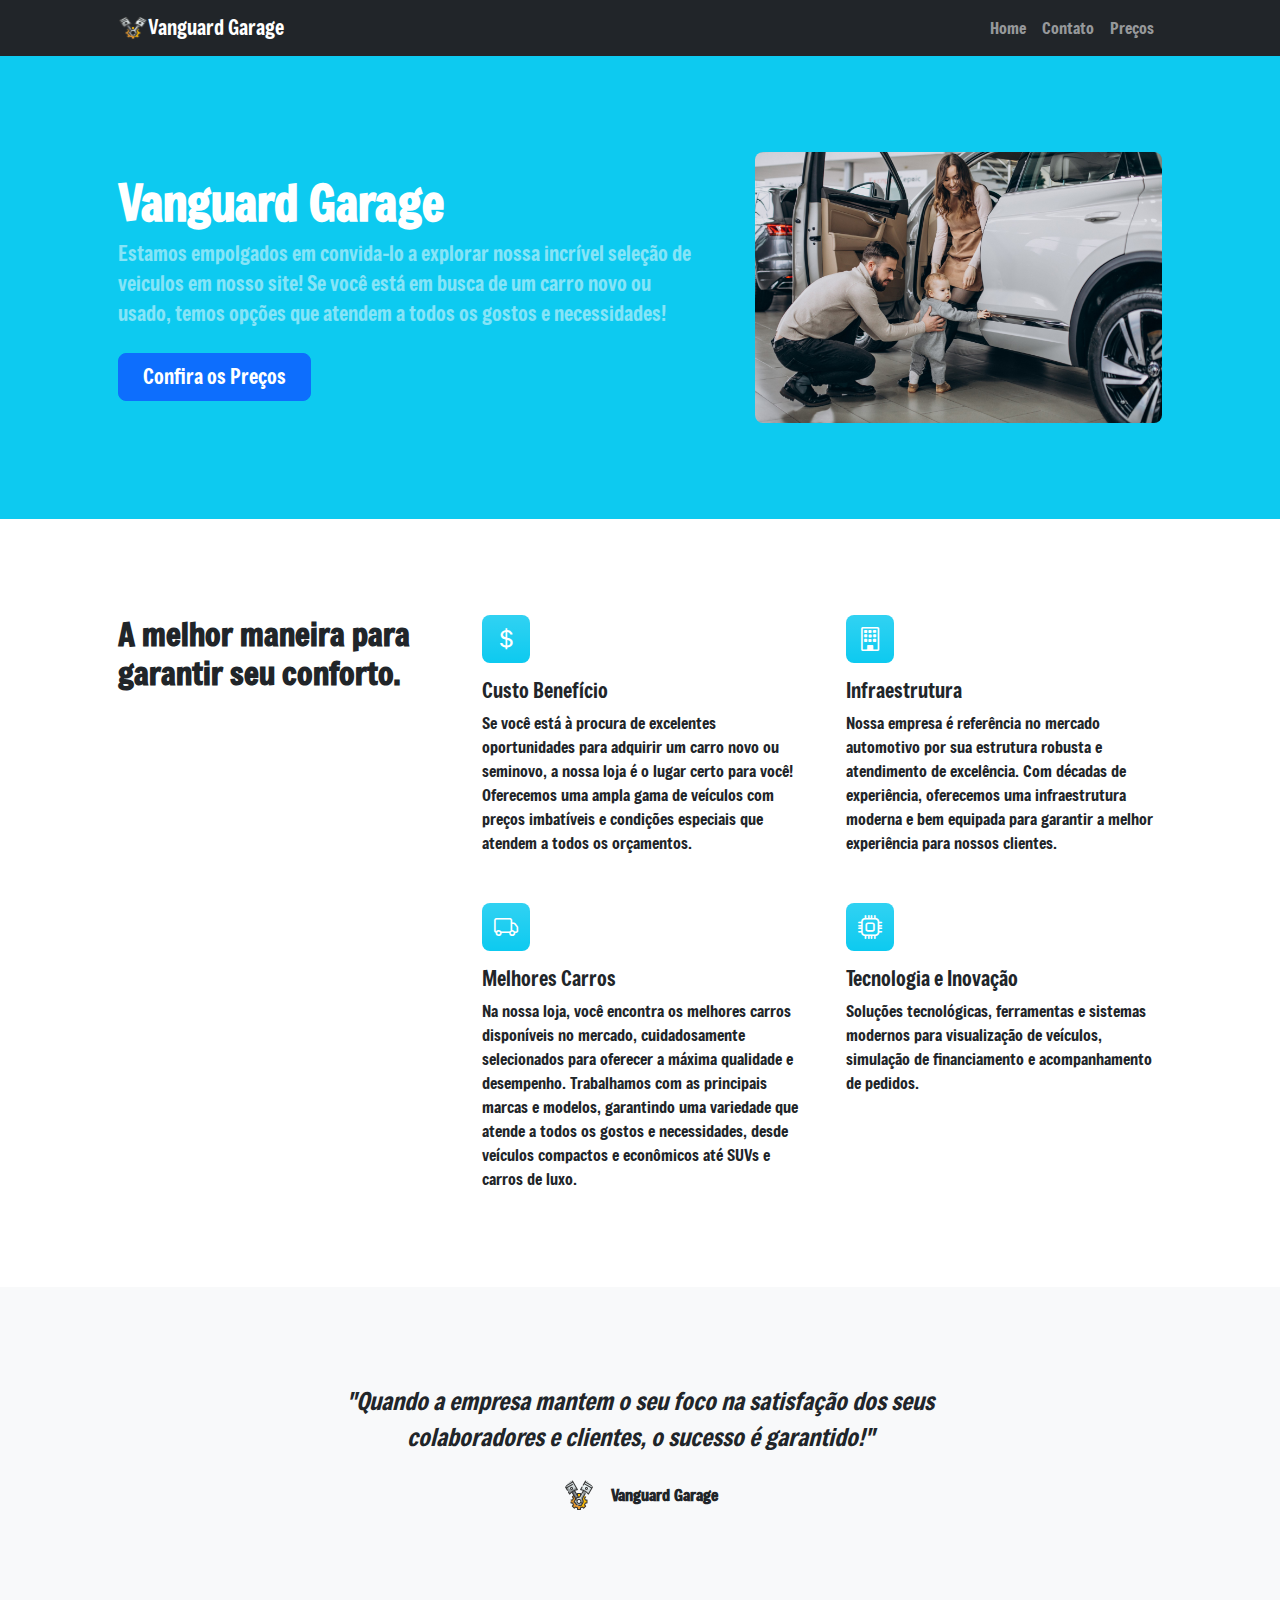
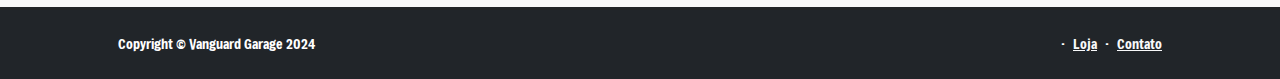
<file: index.html>
<!DOCTYPE html>
<html lang="pt-br">

<head>
    <meta charset="utf-8" />
    <meta name="viewport" content="width=device-width, initial-scale=1, shrink-to-fit=no" />
    <meta name="description" content="" />
    <meta name="author" content="" />
    <title>Vanguard Garage</title>
    <!-- Favicon-->
    <link rel="icon" type="image/x-icon" href="img/pistao.png" />
    <!-- Bootstrap icons-->
    <link href="https://cdn.jsdelivr.net/npm/bootstrap-icons@1.5.0/font/bootstrap-icons.css" rel="stylesheet" />
    <!-- Core theme CSS (includes Bootstrap)-->
    <link href="css/styles.css" rel="stylesheet" />
    <!-- Fonte -->
    <link rel="preconnect" href="https://fonts.googleapis.com">
    <link rel="preconnect" href="https://fonts.gstatic.com" crossorigin>
    <link href="https://fonts.googleapis.com/css2?family=Freeman&display=swap" rel="stylesheet">
</head>

<body class="d-flex flex-column h-100">
    <main class="flex-shrink-0">
        <!-- Navigation-->
        <nav class="navbar navbar-expand-lg navbar-dark bg-dark">
            <div class="container px-5"> 
                <img src="img/pistao.png" alt="Logo" width="30" height="24" class="d-inline-block align-text-top">
                <a class="navbar-brand" href="index.html"> Vanguard Garage</a>
                <button class="navbar-toggler" type="button" data-bs-toggle="collapse"
                    data-bs-target="#navbarSupportedContent" aria-controls="navbarSupportedContent"
                    aria-expanded="false" aria-label="Toggle navigation"><span
                        class="navbar-toggler-icon"></span></button>
                <div class="collapse navbar-collapse" id="navbarSupportedContent">
                    <ul class="navbar-nav ms-auto mb-2 mb-lg-0">
                        <li class="nav-item"><a class="nav-link" href="index.html">Home</a></li>
                        <li class="nav-item"><a class="nav-link" href="contact.html">Contato</a></li>
                        <li class="nav-item"><a class="nav-link" href="pricing.html">Preços</a></li>
                        

                        <li class="nav-item dropdown">
                        </li>
                        <li class="nav-item dropdown">
                        
                       
                    </ul>
                </div>
            </div>
        </nav>
        <!-- Header-->
        <header class="bg-info py-5">
            <div class="container px-5">
                <div class="row gx-5 align-items-center justify-content-center">
                    <div class="col-lg-8 col-xl-7 col-xxl-6">
                        <div class="my-5 text-center text-xl-start">
                            <h1 class="display-5 fw-bolder text-white mb-2">Vanguard Garage </h1>
                            <p class="lead fw-normal text-white-50 mb-4">Estamos empolgados em convida-lo a explorar nossa incrível seleção de veiculos em nosso site! Se você está em busca de um carro novo ou usado, temos opções que atendem a todos os gostos e necessidades!</p>
                            <div class="d-grid gap-3 d-sm-flex justify-content-sm-center justify-content-xl-start">
                                <a class="btn btn-primary btn-lg px-4 me-sm-3" href="pricing.html">Confira os Preços</a>
                            </div>
                        </div>
                    </div>
                    <div class="col-xl-5 col-xxl-6 d-none d-xl-block text-center"><img class="img-fluid rounded-3 my-5"
                            src="img/familia.jpg" alt="..." /></div>
                </div>
            </div>
        </header>
        <!-- Features section-->
        <section class="py-5" id="features">
            <div class="container px-5 my-5">
                <div class="row gx-5">
                    <div class="col-lg-4 mb-5 mb-lg-0">
                        <h2 class="fw-bolder mb-0">A melhor maneira para garantir seu conforto.</h2>
                    </div>
                    <div class="col-lg-8">
                        <div class="row gx-5 row-cols-1 row-cols-md-2">
                            <div class="col mb-5 h-100">
                                <div class="feature bg-info bg-gradient text-white rounded-3 mb-3"><i
                                        class="bi bi-currency-dollar"></i></div>
                                <h2 class="h5">Custo Benefício</h2>
                                <p class="mb-0">Se você está à procura de excelentes oportunidades para adquirir um carro novo ou seminovo, a nossa loja é o lugar certo para você! Oferecemos uma ampla gama de veículos com preços imbatíveis e condições especiais que atendem a todos os orçamentos.</p>
                            </div>
                            <div class="col mb-5 h-100">
                                <div class="feature bg-info bg-gradient text-white rounded-3 mb-3"><i
                                        class="bi bi-building"></i></div>
                                <h2 class="h5">Infraestrutura</h2>
                                <p class="mb-0">Nossa empresa é referência no mercado automotivo por sua estrutura robusta e atendimento de excelência. Com décadas de experiência, oferecemos uma infraestrutura moderna e bem equipada para garantir a melhor experiência para nossos clientes.</p>
                            </div>
                            <div class="col mb-5 mb-md-0 h-100">
                                <div class="feature bg-info bg-gradient text-white rounded-3 mb-3"><i
                                        class="bi bi-truck"></i></div>
                                <h2 class="h5">Melhores Carros</h2>
                                <p class="mb-0">Na nossa loja, você encontra os melhores carros disponíveis no mercado, cuidadosamente selecionados para oferecer a máxima qualidade e desempenho. Trabalhamos com as principais marcas e modelos, garantindo uma variedade que atende a todos os gostos e necessidades, desde veículos compactos e econômicos até SUVs e carros de luxo.</p>
                            </div>
                            <div class="col h-100">
                                <div class="feature bg-info bg-gradient text-white rounded-3 mb-3"><i
                                        class="bi bi-cpu"></i></div>
                                <h2 class="h5">Tecnologia e Inovação</h2>
                                <p class="mb-0">Soluções tecnológicas, ferramentas e sistemas modernos para visualização de veículos, simulação de financiamento e acompanhamento de pedidos.</p>
                            </div>
                        </div>
                    </div>
                </div>
            </div>
        </section>

        <div class="py-5 bg-light">
            <div class="container px-5 my-5">
                <div class="row gx-5 justify-content-center">
                    <div class="col-lg-10 col-xl-7">
                        <div class="text-center">
                            <div class="fs-4 mb-4 fst-italic">"Quando a empresa mantem o seu foco na satisfação dos seus colaboradores e clientes, o sucesso é garantido!"</div>
                            <div class="d-flex align-items-center justify-content-center">
                                <img class="rounded-circle me-3" src="img/pistao.png"
                                    alt="..." />
                                <div class="fw-bold">
                                    Vanguard Garage
                                </div>
                            </div>
                        </div>
                    </div>
                </div>
            </div>
        </div>

    </main>
    <!-- Footer-->
    <footer class="bg-dark py-4 mt-auto">
        <div class="container px-5">
            <div class="row align-items-center justify-content-between flex-column flex-sm-row">
                <div class="col-auto">
                    <div class="small m-0 text-white">Copyright &copy; Vanguard Garage 2024</div>
                </div>
                <div class="col-auto">
                    <span class="text-white mx-1">&middot;</span>
                    <a class="link-light small" href="pricing.html">Loja</a>
                    <span class="text-white mx-1">&middot;</span>
                    <a class="link-light small" href="contact.html">Contato</a>
                </div>
            </div>
        </div>
    </footer>
    <!-- Bootstrap JS-->
    <script src="https://cdn.jsdelivr.net/npm/bootstrap@5.3.3/dist/js/bootstrap.bundle.min.js"
        integrity="sha384-YvpcrYf0tY3lHB60NNkmXc5s9fDVZLESaAA55NDzOxhy9GkcIdslK1eN7N6jIeHz"
        crossorigin="anonymous"></script>
    <!-- Meu JS-->
    <script src="js/scripts.js"></script>
</body>

</html>
</file>
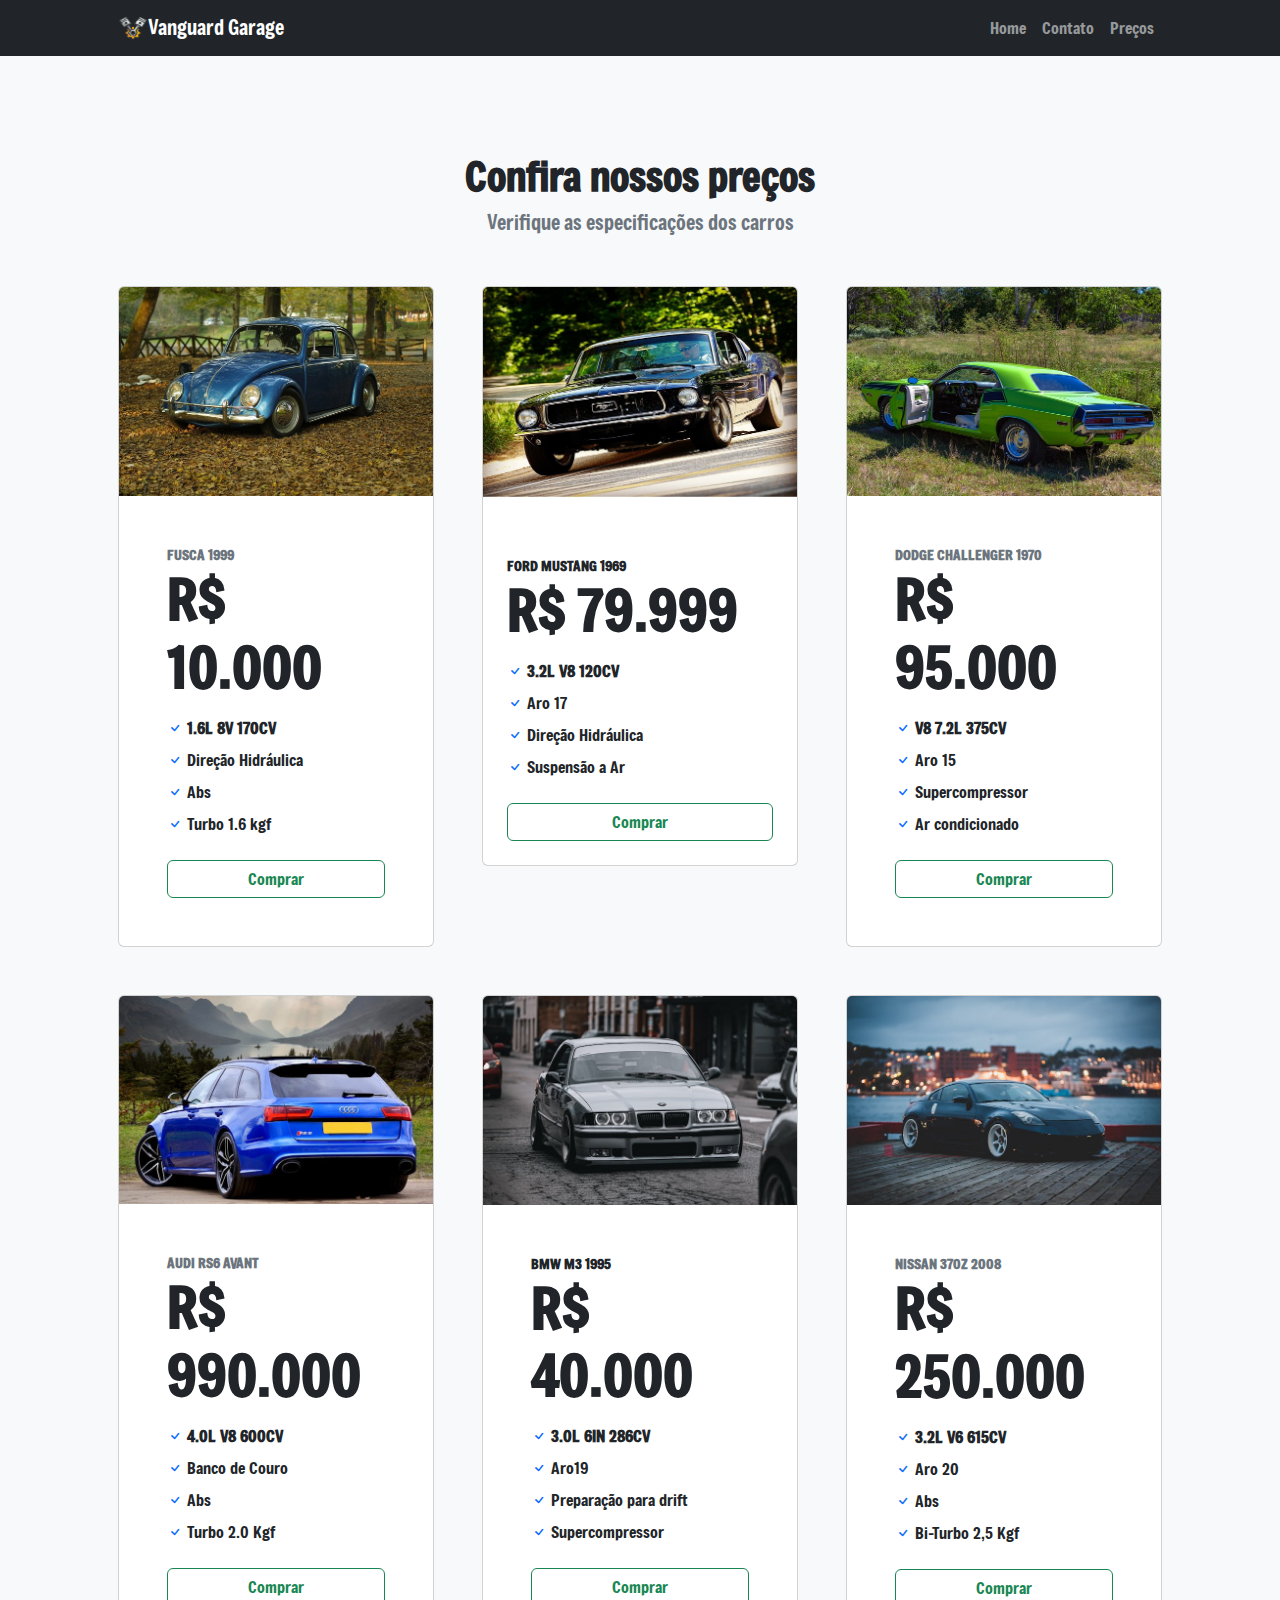
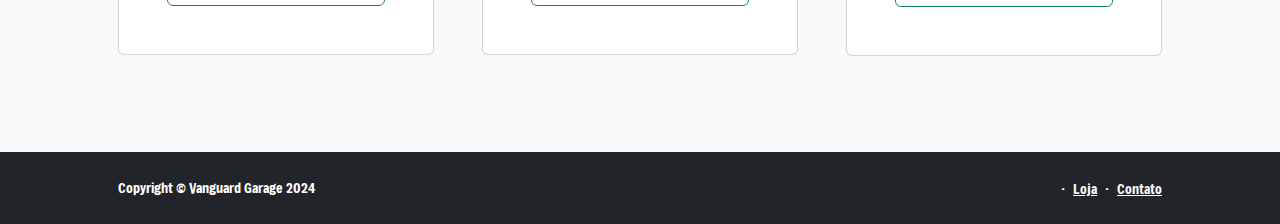
<file: pricing.html>
<!DOCTYPE html>
<html lang="pt-br">

<head>
    <meta charset="utf-8" />
    <meta name="viewport" content="width=device-width, initial-scale=1, shrink-to-fit=no" />
    <meta name="description" content="" />
    <meta name="author" content="" />
    <title>Vanguard Garage</title>
    <!-- Favicon-->
    <link rel="icon" type="image/x-icon" href="img/pistao.png" />
    <!-- Bootstrap icons-->
    <link href="https://cdn.jsdelivr.net/npm/bootstrap-icons@1.5.0/font/bootstrap-icons.css" rel="stylesheet" />
    <!-- Core theme CSS (includes Bootstrap)-->
    <link href="css/styles.css" rel="stylesheet"/>
     <!-- Fonte -->
     <link rel="preconnect" href="https://fonts.googleapis.com">
     <link rel="preconnect" href="https://fonts.gstatic.com" crossorigin>
     <link href="https://fonts.googleapis.com/css2?family=Freeman&display=swap" rel="stylesheet">
</head>

<body class="d-flex flex-column">
    <main class="flex-shrink-0">
        <!-- Navigation-->
        <nav class="navbar navbar-expand-lg navbar-dark bg-dark">
            <div class="container px-5">
                <img src="img/pistao.png" alt="Logo" width="30" height="24" class="d-inline-block align-text-top">
                <a class="navbar-brand" href="index.html">Vanguard Garage</a>
                <button class="navbar-toggler" type="button" data-bs-toggle="collapse"
                    data-bs-target="#navbarSupportedContent" aria-controls="navbarSupportedContent"
                    aria-expanded="false" aria-label="Toggle navigation"><span
                        class="navbar-toggler-icon"></span></button>
                <div class="collapse navbar-collapse" id="navbarSupportedContent">
                    <ul class="navbar-nav ms-auto mb-2 mb-lg-0">

                        <li class="nav-item"><a class="nav-link" href="index.html">Home</a></li>
                        <li class="nav-item"><a class="nav-link" href="contact.html">Contato</a></li>
                        <li class="nav-item"><a class="nav-link" href="pricing.html">Preços</a></li>
                        <li class="nav-item dropdown">
                       
                        <li class="nav-item dropdown"> </li>
                    </ul>
                </div>
            </div>
        </nav>
 

        <section class="bg-light py-5">
            <div class="container px-5 my-5">
                <div class="text-center mb-5">
                    <h1 class="fw-bolder">Confira nossos preços</h1>
                    <p class="lead fw-normal text-muted mb-0">Verifique as especificações dos carros</p>
                </div>
                <div class="row gx-5 justify-content-center">
                    <!-- Pricing card free-->
                    <div class="col-lg-6 col-xl-4">
                        <div class="card mb-5 mb-xl-0">
                            <!-- Fusca -->
                            <img src="img/fusca.jpg" class="card-img-top"
                                alt="Free Plan Image">
                            <div class="card-body p-5">
                                <div class="small text-uppercase fw-bold text-muted">Fusca 1999</div>
                                <div class="mb-3">
                                    <span class="display-4 fw-bold"> R$ 10.000 </span>
                                    <span class="text-muted"></span>
                                </div>
                                <ul class="list-unstyled mb-4">
                                    <li class="mb-2">
                                        <i class="bi bi-check text-primary"></i>
                                        <strong>1.6L 8V 170CV</strong>
                                    </li>
                                    <li class="mb-2">
                                        <i class="bi bi-check text-primary"></i>
                                        Direção Hidráulica
                                    </li>
                                    <li class="mb-2">
                                        <i class="bi bi-check text-primary"></i>
                                        Abs
                                    </li>
                                    <li class="mb-2">
                                        <i class="bi bi-check text-primary"></i>
                                        Turbo 1.6 kgf
                                    </li>
                                    
                                </ul>
                                <div class="d-grid">
                                    <a class="btn btn-outline-success" href="#!">Comprar</a>
                                </div>
                            </div>
                        </div>
                    </div>
                    
                    <!-- Pricing card pro-->
                    <div class="col-lg-6 col-xl-4">
                        <div class="card mb-5 mb-xl-0">
                            <!-- Mustang -->
                            <img src="img/mustang1.jpg" class="card-img-top"
                                alt="Pro Plan Image">
                            <div class="card-body p-4">
                                <div class="small text-uppercase fw-bold">
                                    <i class="bi bi text-warning"></i>
                                    Ford Mustang 1969
                                </div>
                                <div class="mb-3">
                                    <span class="display-4 fw-bold">R$ 79.999</span>
                                    <span class="text-muted"></span>
                                </div>
                                <ul class="list-unstyled mb-4">
                                    <li class="mb-2">
                                        <i class="bi bi-check text-primary"></i>
                                        <strong> 3.2L V8 120CV</strong>
                                    </li>
                                    <li class="mb-2">
                                        <i class="bi bi-check text-primary"></i>
                                        Aro 17
                                    </li>
                                    <li class="mb-2">
                                        <i class="bi bi-check text-primary"></i>
                                        Direção Hidráulica
                                    </li>
                                    <li class="mb-2">
                                        <i class="bi bi-check text-primary"></i>
                                        Suspensão a Ar
                                    </li>
                                    
                                </ul>
                                <div class="d-grid">
                                    <a class="btn btn-outline-success" href="#!">Comprar</a>
                                </div>
                            </div>
                        </div>
                    </div>
                    <!-- Pricing card enterprise-->
                    <div class="col-lg-6 col-xl-4">
                        <div class="card">
                            <!-- Challenger -->
                            <img src="img/challenger.jpg" class="card-img-top"
                                alt="Enterprise Plan Image">
                            <div class="card-body p-5">
                                <div class="small text-uppercase fw-bold text-muted">Dodge Challenger 1970</div>
                                <div class="mb-3">
                                    <span class="display-4 fw-bold">R$ 95.000</span>
                                    <span class="text-muted"></span>
                                </div>
                                <ul class="list-unstyled mb-4">
                                    <li class="mb-2">
                                        <i class="bi bi-check text-primary"></i>
                                        <strong>V8 7.2L 375CV</strong>
                                    </li>
                                    <li class="mb-2">
                                        <i class="bi bi-check text-primary"></i>
                                        Aro 15
                                    </li>
                                    <li class="mb-2">
                                        <i class="bi bi-check text-primary"></i>
                                        Supercompressor
                                    </li>
                                    <li class="mb-2">
                                        <i class="bi bi-check text-primary"></i>
                                        Ar condicionado
                                    </li>
                                   
                                </ul>
                                <div class="d-grid">
                                    <a class="btn btn-outline-success" href="#!">Comprar</a>
                                </div>
                            </div>
                        </div>
                    </div>
                </div>
            </div>
            <div class="container px-5 my-5">
                <div class="text-center mb-5">
                </div>
                <div class="row gx-5 justify-content-center">
                    <!-- Pricing card free-->
                    <div class="col-lg-6 col-xl-4">
                        <div class="card mb-5 mb-xl-0">

                            <!-- Audi RS6 -->
                            <img src="img/audi_rs6.jpg" class="card-img-top"
                                alt="Free Plan Image">
                            <div class="card-body p-5">
                                <div class="small text-uppercase fw-bold text-muted">Audi RS6 Avant</div>
                                <div class="mb-3">
                                    <span class="display-4 fw-bold">R$ 990.000</span>
                                    <span class="text-muted"></span>
                                </div>
                                <ul class="list-unstyled mb-4">
                                    <li class="mb-2">
                                        <i class="bi bi-check text-primary"></i>
                                        <strong>4.0L V8 600CV</strong>
                                    </li>
                                    <li class="mb-2">
                                        <i class="bi bi-check text-primary"></i>
                                        Banco de Couro
                                    </li>
                                    <li class="mb-2">
                                        <i class="bi bi-check text-primary"></i>
                                        Abs
                                    </li>
                                    <li class="mb-2">
                                        <i class="bi bi-check text-primary"></i>
                                        Turbo 2.0 Kgf
                                    </li>
                                    
                                </ul>
                                <div class="d-grid">
                                    <a class="btn btn-outline-success" href="#!">Comprar</a>
                                </div>
                            </div>
                        </div>
                    </div>
                    <!-- Pricing card pro-->
                    <div class="col-lg-6 col-xl-4">
                        <div class="card mb-5 mb-xl-0">

                            <!-- BMW M3 -->
                            <img src="img/bmw_m3.jpg" class="card-img-top"
                                alt="Pro Plan Image">
                            <div class="card-body p-5">
                                <div class="small text-uppercase fw-bold">
                                    <i class="bi  text-warning"></i>
                                    BMW M3 1995
                                </div>
                                <div class="mb-3">
                                    <span class="display-4 fw-bold">R$ 40.000</span>
                                    <span class="text-muted"></span>
                                </div>
                                <ul class="list-unstyled mb-4">
                                    <li class="mb-2">
                                        <i class="bi bi-check text-primary"></i>
                                        <strong>3.0L 6IN 286CV</strong>
                                    </li>
                                    <li class="mb-2">
                                        <i class="bi bi-check text-primary"></i>
                                        Aro19
                                    </li>
                                    <li class="mb-2">
                                        <i class="bi bi-check text-primary"></i>
                                        Preparação para drift
                                    </li>
                                    <li class="mb-2">
                                        <i class="bi bi-check text-primary"></i>
                                        Supercompressor
                                    </li>
                                    
                                </ul>
                                <div class="d-grid">
                                    <a class="btn btn-outline-success" href="#!">Comprar</a>
                                </div>
                            </div>
                        </div>
                    </div>
                    <!-- Pricing card enterprise-->
                    <div class="col-lg-6 col-xl-4">
                        <div class="card">
                            <!-- Nissan 350Z -->
                            <img src="img/nissan.jpg" class="card-img-top"
                                alt="Enterprise Plan Image">
                            <div class="card-body p-5">
                                <div class="small text-uppercase fw-bold text-muted">Nissan 370z 2008</div>
                                <div class="mb-3">
                                    <span class="display-4 fw-bold">R$ 250.000</span>
                                    <span class="text-muted"></span>
                                </div>
                                <ul class="list-unstyled mb-4">
                                    <li class="mb-2">
                                        <i class="bi bi-check text-primary"></i>
                                        <strong>3.2L V6 615CV</strong>
                                    </li>
                                    <li class="mb-2">
                                        <i class="bi bi-check text-primary"></i>
                                        Aro 20
                                    </li>
                                    <li class="mb-2">
                                        <i class="bi bi-check text-primary"></i>
                                        Abs 
                                    </li>
                                    <li class="mb-2">
                                        <i class="bi bi-check text-primary"></i>
                                        Bi-Turbo 2,5 Kgf
                                    </li>
                                   
                                </ul>
                                <div class="d-grid">
                                    <a class="btn btn-outline-success" href="#!">Comprar</a>
                                </div>
                            </div>
                        </div>
                    </div>
                </div>
            </div>






























        </section>

    </main>
    <!-- Footer-->
    <footer class="bg-dark py-4 mt-auto">
        <div class="container px-5">
            <div class="row align-items-center justify-content-between flex-column flex-sm-row">
                <div class="col-auto">
                    <div class="small m-0 text-white">Copyright &copy; Vanguard Garage 2024</div>
                </div>
                <div class="col-auto">
                    
                    <span class="text-white mx-1">&middot;</span>
                    <a class="link-light small" href="pricing.html">Loja</a>
                    <span class="text-white mx-1">&middot;</span>
                    <a class="link-light small" href="contact.html">Contato</a>
                </div>
            </div>
        </div>
    </footer>
    <!-- Bootstrap JS-->
    <script src="https://cdn.jsdelivr.net/npm/bootstrap@5.3.3/dist/js/bootstrap.bundle.min.js"
        integrity="sha384-YvpcrYf0tY3lHB60NNkmXc5s9fDVZLESaAA55NDzOxhy9GkcIdslK1eN7N6jIeHz"
        crossorigin="anonymous"></script>
    <!-- Meu JS-->
    <script src="js/scripts.js"></script>
</body>

</html>
</file>
